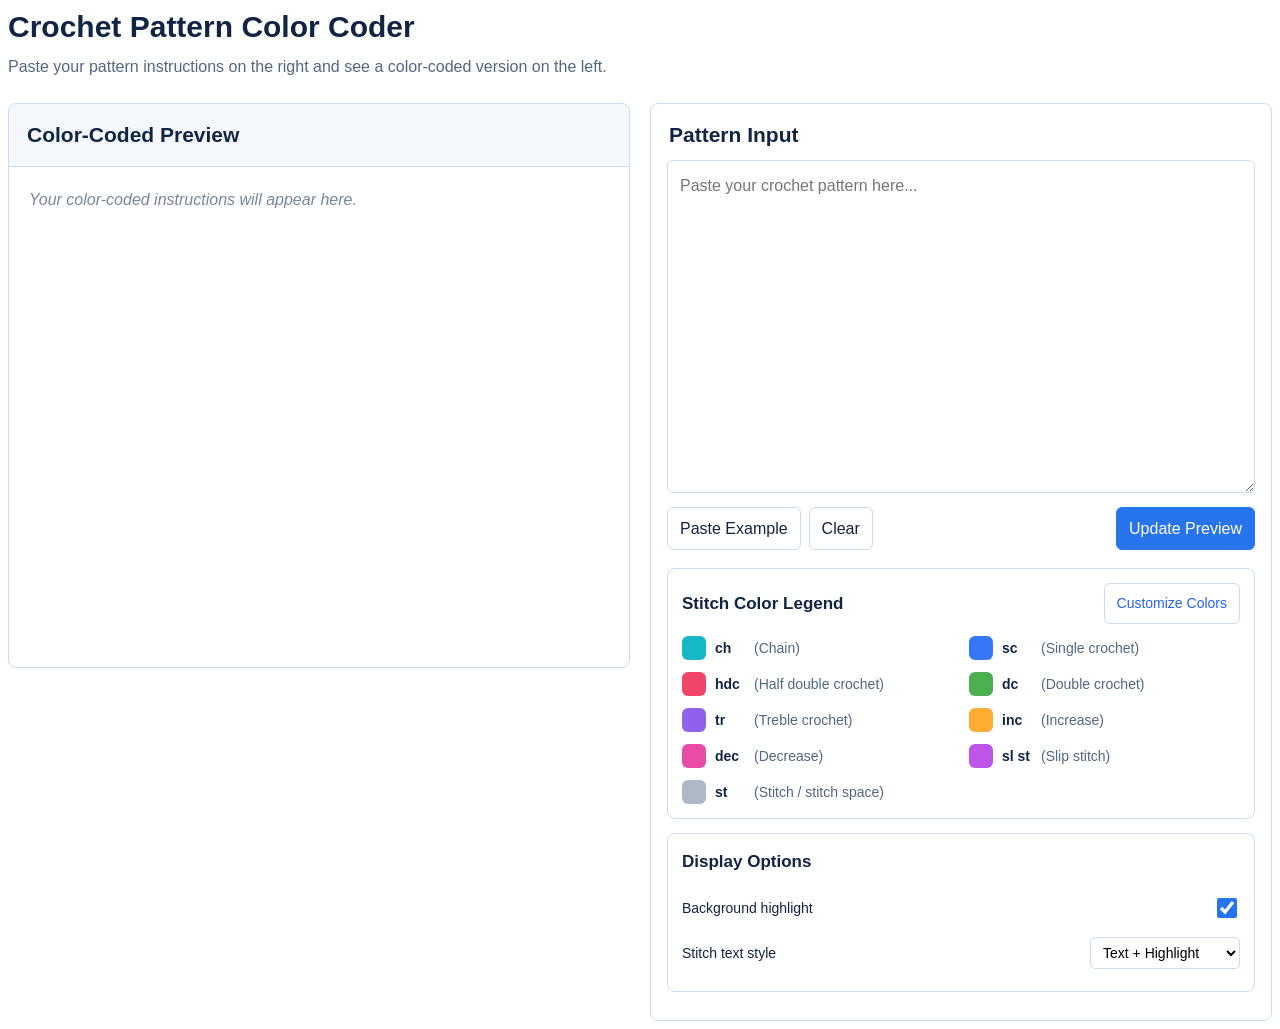
<file: index.html>
<!DOCTYPE html>
<html lang="en">
<head>
  <meta charset="UTF-8">
  <meta name="viewport" content="width=device-width, initial-scale=1.0">
  <title>Crochet Pattern Color Coder</title>
  <link rel="stylesheet" href="style.css">
  <script src="script.js" defer></script>
</head>
<body>

  <div id="crochetApp">
    <header class="crochet-header">
      <h1>Crochet Pattern Color Coder</h1>
      <p>Paste your pattern instructions on the right and see a color-coded version on the left.</p>
    </header>

    <main class="crochet-layout">

      <!-- Left: Color-coded pattern preview -->
      <section class="crochet-panel preview-panel">
        <h2>Color-Coded Preview</h2>
        <div id="crochetPreview" class="crochet-preview" aria-live="polite">
          <p class="preview-placeholder">
            Your color-coded instructions will appear here.
          </p>
        </div>
      </section>

      <!-- Right: Pattern input and controls -->
      <section class="crochet-panel crochet-controls">
        <h2>Pattern Input</h2>

        <label for="crochetInput" class="visually-hidden">
          Paste crochet pattern instructions
        </label>

        <textarea
          id="crochetInput"
          rows="12"
          placeholder="Paste your crochet pattern here..."
          spellcheck="false"
        ></textarea>

        <div class="crochet-actions">
          <button type="button" id="crochetExample">
            Paste Example
          </button>

          <button type="button" id="crochetClear">
            Clear
          </button>

          <button type="button" id="crochetUpdate" class="primary-button">
            Update Preview
          </button>
        </div>

        <!-- Stitch color legend -->
        <section class="crochet-subpanel">
          <div class="subpanel-heading">
            <h3>Stitch Color Legend</h3>

            <button type="button" id="crochetCustomize">
              Customize Colors
            </button>
          </div>

          <div id="crochetLegend" class="crochet-legend"></div>

          <div id="crochetColorSettings" hidden>
            <p>Choose a color for each stitch type.</p>
            <div id="crochetColorInputs" class="color-settings"></div>

            <button type="button" id="crochetResetColors">
              Reset Colors
            </button>
          </div>
        </section>

        <!-- Display options -->
        <section class="crochet-subpanel display-options">
          <h3>Display Options</h3>

          <label class="option-row">
            <span>Background highlight</span>
            <input type="checkbox" id="crochetHighlight" checked>
          </label>

          <label class="option-row">
            <span>Stitch text style</span>
            <select id="crochetTextStyle">
              <option value="both">Text + Highlight</option>
              <option value="text">Colored Text Only</option>
              <option value="highlight">Highlight Only</option>
            </select>
          </label>
        </section>
      </section>

    </main>
  </div>

</body>
</html>
</file>
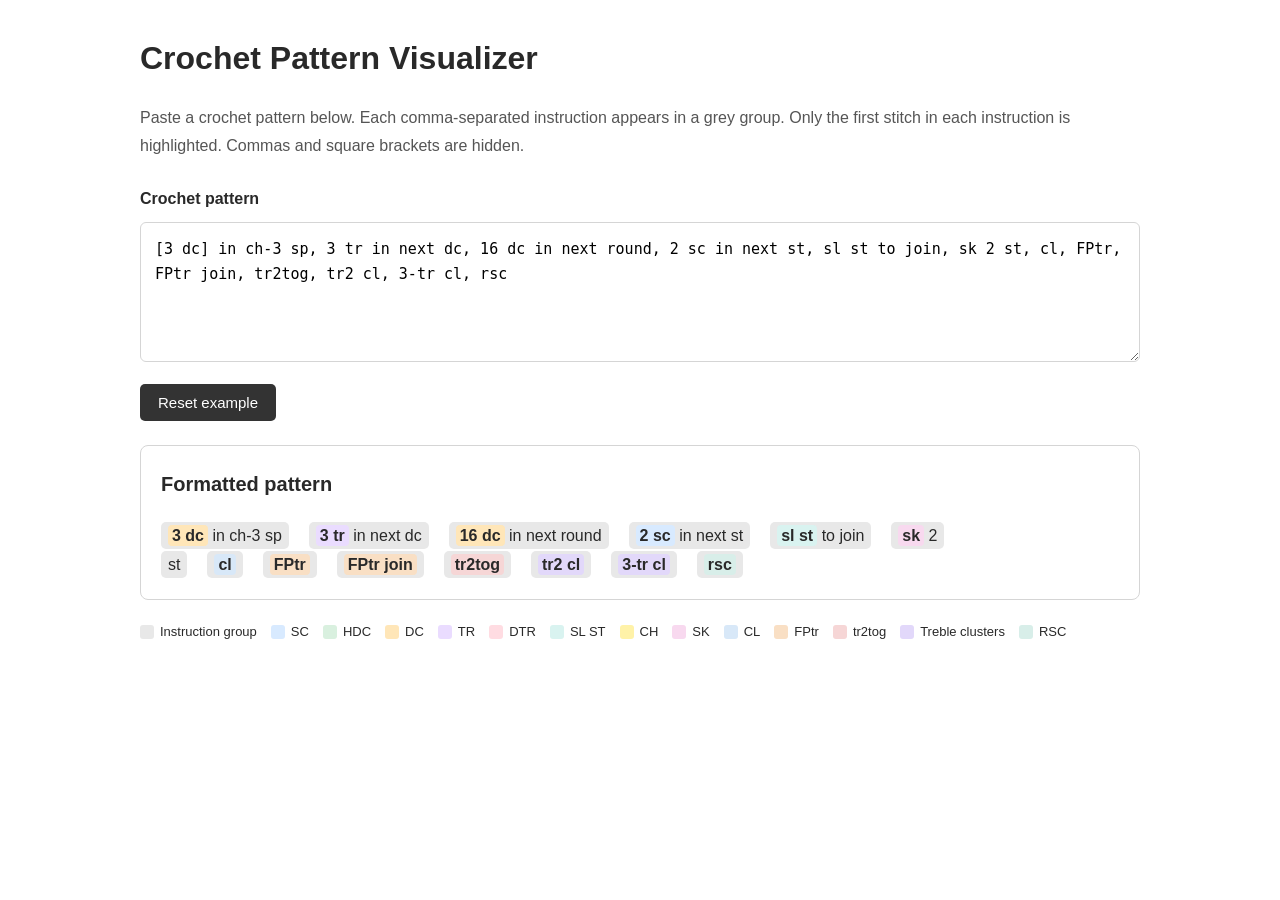
<file: visualizer.html>
<!DOCTYPE html>
<html lang="en">
<head>
<meta charset="UTF-8">
<meta name="viewport" content="width=device-width, initial-scale=1.0">
<title>Crochet Pattern Visualizer</title>

<style>
/* How it works: Grey instruction groups contain one colour-highlighted stitch. */
:root {
    --group-grey: #e8e8e8;
    --sc-color: #d8eaff;
    --hdc-color: #d9f0df;
    --dc-color: #ffe6b8;
    --tr-color: #eadcff;
    --dtr-color: #ffdce2;
    --sl-st-color: #d9f3f0;
    --ch-color: #fff2a8;
    --sk-color: #f8d9ef;
    --cl-color: #d8e8f8;
    --fptr-color: #f9dfc4;
    --tr2tog-color: #f6d6d6;
    --tr-cl-color: #e2d8fa;
    --rsc-color: #d8eee9;
    --border-color: #d5d5d5;
}

body {
    font-family: Arial, sans-serif;
    max-width: 1000px;
    margin: 30px auto;
    padding: 0 20px;
    color: #292929;
    line-height: 1.8;
}

h1 {
    margin-bottom: 8px;
}

.description {
    color: #555;
    margin-bottom: 24px;
}

label {
    display: block;
    font-weight: bold;
    margin-bottom: 8px;
}

textarea {
    box-sizing: border-box;
    width: 100%;
    min-height: 140px;
    padding: 14px;
    font-family: monospace;
    font-size: 15px;
    line-height: 1.7;
    border: 1px solid var(--border-color);
    border-radius: 6px;
    resize: vertical;
}

button {
    margin: 12px 0 24px;
    padding: 10px 18px;
    border: 0;
    border-radius: 5px;
    background: #333;
    color: white;
    font-size: 15px;
    cursor: pointer;
}

button:hover {
    background: #555;
}

.preview {
    border: 1px solid var(--border-color);
    border-radius: 8px;
    padding: 20px;
    background: #fff;
}

.preview h2 {
    font-size: 20px;
    margin: 0 0 20px;
}

/* Each instruction stays inline with 20px spacing. */
.instruction {
    display: inline;
    margin-right: 20px;
    padding: 5px 7px;
    border-radius: 5px;
    background: var(--group-grey);
    box-decoration-break: clone;
    -webkit-box-decoration-break: clone;
}

/* Only the first stitch in each instruction receives this styling. */
.stitch {
    display: inline;
    padding: 2px 4px;
    border-radius: 4px;
    font-weight: bold;
    box-decoration-break: clone;
    -webkit-box-decoration-break: clone;
}

.st-sc     { background: var(--sc-color); }
.st-hdc    { background: var(--hdc-color); }
.st-dc     { background: var(--dc-color); }
.st-tr     { background: var(--tr-color); }
.st-dtr    { background: var(--dtr-color); }
.st-sl     { background: var(--sl-st-color); }
.st-ch     { background: var(--ch-color); }
.st-sk     { background: var(--sk-color); }
.st-cl     { background: var(--cl-color); }
.st-fptr   { background: var(--fptr-color); }
.st-tr2tog { background: var(--tr2tog-color); }
.st-trcl   { background: var(--tr-cl-color); }
.st-rsc    { background: var(--rsc-color); }

/* Stitch colour legend. */
.stitch-legend {
    display: flex;
    flex-wrap: wrap;
    gap: 8px 14px;
    margin-top: 20px;
}

.legend-item {
    display: inline-flex;
    align-items: center;
    gap: 6px;
    font-size: 13px;
}

.legend-swatch {
    display: inline-block;
    width: 14px;
    height: 14px;
    border-radius: 3px;
}

.legend-group  { background: var(--group-grey); }
.legend-sc     { background: var(--sc-color); }
.legend-hdc    { background: var(--hdc-color); }
.legend-dc     { background: var(--dc-color); }
.legend-tr     { background: var(--tr-color); }
.legend-dtr    { background: var(--dtr-color); }
.legend-sl     { background: var(--sl-st-color); }
.legend-ch     { background: var(--ch-color); }
.legend-sk     { background: var(--sk-color); }
.legend-cl     { background: var(--cl-color); }
.legend-fptr   { background: var(--fptr-color); }
.legend-tr2tog { background: var(--tr2tog-color); }
.legend-trcl   { background: var(--tr-cl-color); }
.legend-rsc    { background: var(--rsc-color); }

@media (max-width: 600px) {
    body {
        margin: 15px auto;
        padding: 0 12px;
    }

    .preview {
        padding: 12px;
    }
}
</style>
</head>

<body>

<h1>Crochet Pattern Visualizer</h1>

<p class="description">
    Paste a crochet pattern below. Each comma-separated instruction
    appears in a grey group. Only the first stitch in each instruction
    is highlighted. Commas and square brackets are hidden.
</p>

<label for="patternInput">Crochet pattern</label>

<textarea id="patternInput" spellcheck="false">[3 dc] in ch-3 sp, 3 tr in next dc, 16 dc in next round, 2 sc in next st, sl st to join, sk 2 st, cl, FPtr, FPtr join, tr2tog, tr2 cl, 3-tr cl, rsc</textarea>

<button type="button" id="resetPattern">Reset example</button>

<section class="preview" aria-live="polite">
    <h2>Formatted pattern</h2>
    <div id="patternOutput"></div>
</section>

<div class="stitch-legend" aria-label="Stitch colour legend">
    <span class="legend-item">
        <span class="legend-swatch legend-group"></span>
        Instruction group
    </span>
    <span class="legend-item">
        <span class="legend-swatch legend-sc"></span>SC
    </span>
    <span class="legend-item">
        <span class="legend-swatch legend-hdc"></span>HDC
    </span>
    <span class="legend-item">
        <span class="legend-swatch legend-dc"></span>DC
    </span>
    <span class="legend-item">
        <span class="legend-swatch legend-tr"></span>TR
    </span>
    <span class="legend-item">
        <span class="legend-swatch legend-dtr"></span>DTR
    </span>
    <span class="legend-item">
        <span class="legend-swatch legend-sl"></span>SL ST
    </span>
    <span class="legend-item">
        <span class="legend-swatch legend-ch"></span>CH
    </span>
    <span class="legend-item">
        <span class="legend-swatch legend-sk"></span>SK
    </span>
    <span class="legend-item">
        <span class="legend-swatch legend-cl"></span>CL
    </span>
    <span class="legend-item">
        <span class="legend-swatch legend-fptr"></span>FPtr
    </span>
    <span class="legend-item">
        <span class="legend-swatch legend-tr2tog"></span>tr2tog
    </span>
    <span class="legend-item">
        <span class="legend-swatch legend-trcl"></span>Treble clusters
    </span>
    <span class="legend-item">
        <span class="legend-swatch legend-rsc"></span>RSC
    </span>
</div>

<script>
/*
Purpose: Format crochet patterns into inline, colour-coded instructions.

How it works:
1. Split instructions at commas outside square brackets.
2. Hide commas and square brackets in the preview.
3. Apply a grey background to each complete instruction.
4. Highlight only the first recognized stitch in each instruction.
5. Preserve the stitch count and abbreviation in the highlight.
*/

const patternInput = document.getElementById("patternInput");
const patternOutput = document.getElementById("patternOutput");
const resetButton = document.getElementById("resetPattern");

const examplePattern =
    "[3 dc] in ch-3 sp, 3 tr in next dc, 16 dc in next round, 2 sc in next st, sl st to join, sk 2 st, cl, FPtr, FPtr join, tr2tog, tr2 cl, 3-tr cl, rsc";

/* Match longer and more specific stitch names before shorter ones. */
const stitchTypes = [
    {
        name: "3-tr cl",
        pattern: "3\\s*-\\s*tr\\s+cl",
        className: "st-trcl"
    },
    {
        name: "tr2 cl",
        pattern: "tr2\\s+cl",
        className: "st-trcl"
    },
    {
        name: "FPtr join",
        pattern: "fptr\\s+join",
        className: "st-fptr"
    },
    {
        name: "tr2tog",
        pattern: "tr2tog",
        className: "st-tr2tog"
    },
    {
        name: "FPtr",
        pattern: "fptr",
        className: "st-fptr"
    },
    {
        name: "sl st",
        pattern: "sl\\s*st",
        className: "st-sl"
    },
    {
        name: "hdc",
        pattern: "hdc",
        className: "st-hdc"
    },
    {
        name: "dtr",
        pattern: "dtr",
        className: "st-dtr"
    },
    {
        name: "rsc",
        pattern: "rsc",
        className: "st-rsc"
    },
    {
        name: "sk",
        pattern: "sk",
        className: "st-sk"
    },
    {
        name: "cl",
        pattern: "cl",
        className: "st-cl"
    },
    {
        name: "tr",
        pattern: "tr",
        className: "st-tr"
    },
    {
        name: "dc",
        pattern: "dc",
        className: "st-dc"
    },
    {
        name: "sc",
        pattern: "sc",
        className: "st-sc"
    },
    {
        name: "ch",
        pattern: "ch",
        className: "st-ch"
    }
];

/* Split instructions at commas outside square-bracket groups. */
function splitInstructions(text) {
    const instructions = [];
    let current = "";
    let bracketDepth = 0;

    for (const character of text) {
        if (character === "[") {
            bracketDepth++;
            current += character;
        } else if (character === "]") {
            bracketDepth = Math.max(0, bracketDepth - 1);
            current += character;
        } else if (character === "," && bracketDepth === 0) {
            if (current.trim()) {
                instructions.push(current.trim());
            }

            current = "";
        } else {
            current += character;
        }
    }

    if (current.trim()) {
        instructions.push(current.trim());
    }

    return instructions;
}

/*
Recognize a stitch abbreviation, optionally preceded by a count.
Examples: "3 dc", "dc", "sl st", "FPtr join", "tr2tog".
*/
function getStitchRegex() {
    const alternatives = stitchTypes
        .map(stitch => stitch.pattern)
        .join("|");

    return new RegExp(
        "(?<![A-Za-z0-9])" +
        "(?:(\\d+)\\s+)?" +
        "(" + alternatives + ")" +
        "(?![A-Za-z])",
        "gi"
    );
}

/* Return the CSS class associated with a recognized stitch. */
function getStitchClass(abbreviation) {
    const normalized = abbreviation
        .toLowerCase()
        .replace(/\s+/g, " ")
        .replace(/\s*-\s*/g, "-");

    const stitch = stitchTypes.find(item => {
        const regex = new RegExp(
            "^" + item.pattern + "$",
            "i"
        );

        return regex.test(normalized);
    });

    return stitch ? stitch.className : "";
}

/*
Render a text segment and highlight its first stitch if one has
not already been highlighted in the current instruction.

Returns true if a stitch has been highlighted in this segment
or in a previous segment of the same instruction.
*/
function renderHighlightedText(container, text, alreadyHighlighted) {
    if (alreadyHighlighted || !text) {
        container.appendChild(document.createTextNode(text));
        return alreadyHighlighted;
    }

    const regex = getStitchRegex();
    const match = regex.exec(text);

    /* No stitch found, so leave the text unchanged. */
    if (!match) {
        container.appendChild(document.createTextNode(text));
        return false;
    }

    /* Add all text before the first stitch without highlighting it. */
    if (match.index > 0) {
        container.appendChild(
            document.createTextNode(text.slice(0, match.index))
        );
    }

    /* Highlight the first stitch and its count, if present. */
    const stitch = document.createElement("span");
    stitch.className = "stitch " + getStitchClass(match[2]);
    stitch.textContent = match[0];

    container.appendChild(stitch);

    /* Leave every following stitch in this segment unhighlighted. */
    if (regex.lastIndex < text.length) {
        container.appendChild(
            document.createTextNode(text.slice(regex.lastIndex))
        );
    }

    return true;
}

/*
Hide square brackets and preserve their contents.
The first-stitch tracking is shared across the whole instruction,
including text inside and outside brackets.
*/
function renderInstruction(container, instruction) {
    let position = 0;
    let firstStitchHighlighted = false;

    while (position < instruction.length) {
        const openIndex = instruction.indexOf("[", position);

        /* No more bracket groups remain. */
        if (openIndex === -1) {
            firstStitchHighlighted = renderHighlightedText(
                container,
                instruction.slice(position),
                firstStitchHighlighted
            );
            break;
        }

        /* Render text before the next opening bracket. */
        firstStitchHighlighted = renderHighlightedText(
            container,
            instruction.slice(position, openIndex),
            firstStitchHighlighted
        );

        /* Find the matching closing bracket, supporting nesting. */
        let depth = 1;
        let closeIndex = openIndex + 1;

        while (
            closeIndex < instruction.length &&
            depth > 0
        ) {
            if (instruction[closeIndex] === "[") {
                depth++;
            }

            if (instruction[closeIndex] === "]") {
                depth--;
            }

            closeIndex++;
        }

        const hasClosingBracket = depth === 0;

        const groupEnd = hasClosingBracket
            ? closeIndex - 1
            : instruction.length;

        /* Render bracket contents without showing the brackets. */
        firstStitchHighlighted = renderHighlightedText(
            container,
            instruction.slice(openIndex + 1, groupEnd),
            firstStitchHighlighted
        );

        position = hasClosingBracket
            ? closeIndex
            : instruction.length;
    }
}

/* Render each instruction inline without displaying commas. */
function updatePreview() {
    patternOutput.replaceChildren();

    const instructions = splitInstructions(patternInput.value);

    instructions.forEach(instruction => {
        const group = document.createElement("span");
        group.className = "instruction";

        renderInstruction(group, instruction);

        patternOutput.appendChild(group);
    });
}

/* Refresh the preview whenever the pattern changes. */
patternInput.addEventListener("input", updatePreview);

/* Restore the original example. */
resetButton.addEventListener("click", () => {
    patternInput.value = examplePattern;
    updatePreview();
});

/* Render the initial pattern. */
updatePreview();
</script>

</body>
</html>
</file>
<file: style.css>
/* Purpose: Style the crochet pattern visualizer. */

/* General layout */

#crochetApp {
  --crochet-border: #cbdcf0;
  --crochet-heading: #122444;
  --crochet-muted: #526783;
  --crochet-surface: #ffffff;
  --crochet-accent: #2874ee;

  color: var(--crochet-heading);
  font-family: Arial, Helvetica, sans-serif;
  font-size: 16px;
  line-height: 1.6;
  max-width: 1600px;
  margin: 0 auto;
}

#crochetApp *,
#crochetApp *::before,
#crochetApp *::after {
  box-sizing: border-box;
}

#crochetApp .crochet-header {
  margin-bottom: 24px;
}

#crochetApp .crochet-header h1 {
  font-size: 30px;
  line-height: 1.25;
  margin: 0 0 8px;
  color: var(--crochet-heading);
}

#crochetApp .crochet-header p {
  margin: 0;
  color: var(--crochet-muted);
}

#crochetApp .crochet-layout {
  display: grid;
  grid-template-columns: minmax(0, 1fr) minmax(0, 1fr);
  gap: 20px;
  align-items: start;
}

#crochetApp .crochet-panel,
#crochetApp .crochet-subpanel {
  min-width: 0;
  background: var(--crochet-surface);
  border: 1px solid var(--crochet-border);
  border-radius: 8px;
  overflow: hidden;
}

#crochetApp .crochet-panel > h2 {
  font-size: 21px;
  margin: 0;
  padding: 14px 18px;
  border-bottom: 1px solid var(--crochet-border);
  background: #f4f8fd;
}

#crochetApp .crochet-controls {
  padding-bottom: 14px;
}

#crochetApp .crochet-controls > h2 {
  background: transparent;
  border-bottom: 0;
  padding-bottom: 8px;
}

/* Preview */

#crochetApp .crochet-preview {
  padding: 20px;
  min-height: 500px;
  overflow-wrap: anywhere;
}

#crochetApp .preview-placeholder {
  color: #78869a;
  font-style: italic;
  margin: 0;
}

#crochetApp .crochet-line {
  margin-bottom: 12px;
  white-space: pre-wrap;
  overflow-wrap: anywhere;
}

#crochetApp .crochet-instruction {
  padding: 5px 0;
  line-height: 1.8;
  overflow-wrap: anywhere;
  white-space: pre-wrap;
}

/* Round grouping */

#crochetApp .crochet-round {
  border: 1px solid #d8e3f0;
  border-radius: 8px;
  margin-bottom: 20px;
  overflow: hidden;
}

#crochetApp .crochet-round-heading {
  background: #eef4fc;
  color: #17365e;
  font-size: 18px;
  font-weight: 700;
  padding: 10px 14px;
  border-bottom: 1px solid #d8e3f0;
  text-transform: capitalize;
}

#crochetApp .crochet-round-body {
  padding: 12px 14px;
}

#crochetApp .crochet-round-body >
.crochet-instruction + .crochet-instruction {
  border-top: 1px solid #edf1f6;
}

/* Repeat grouping */

#crochetApp .crochet-repeat {
  border-left: 4px solid #9061ed;
  background: #f6f1ff;
  border-radius: 5px;
  margin: 8px 0;
  padding: 8px 12px;
  overflow-wrap: anywhere;
}

#crochetApp .crochet-repeat-label {
  color: #7040c0;
  font-size: 12px;
  font-weight: 700;
  text-transform: uppercase;
  letter-spacing: 0.04em;
  margin-bottom: 4px;
}

#crochetApp .crochet-repeat .crochet-instruction {
  padding: 3px 0;
}

#crochetApp .crochet-repeat .crochet-instruction + .crochet-instruction {
  border-top: 1px solid #e7dcfa;
}

/* Stitch highlighting */

#crochetApp .stitch {
  border-radius: 6px;
  padding: 2px 6px;
  font-weight: 700;
  -webkit-box-decoration-break: clone;
  box-decoration-break: clone;
}

#crochetApp .stitch.text-only {
  background: transparent !important;
}

#crochetApp .stitch.highlight-only {
  color: #152238 !important;
}

/* Pattern input */

#crochetApp textarea {
  display: block;
  width: calc(100% - 32px);
  margin: 0 16px;
  padding: 12px;
  border: 1px solid var(--crochet-border);
  border-radius: 6px;
  font: inherit;
  line-height: 1.6;
  resize: vertical;
  color: var(--crochet-heading);
  background: white;
}

#crochetApp button,
#crochetApp select {
  font: inherit;
}

#crochetApp button {
  padding: 8px 12px;
  border: 1px solid var(--crochet-border);
  border-radius: 6px;
  background: white;
  color: var(--crochet-heading);
  cursor: pointer;
}

#crochetApp button:hover {
  background: #eef5ff;
}

#crochetApp button:focus-visible,
#crochetApp select:focus-visible,
#crochetApp input:focus-visible,
#crochetApp textarea:focus-visible {
  outline: 2px solid #2563eb;
  outline-offset: 2px;
}

#crochetApp .crochet-actions {
  display: flex;
  flex-wrap: wrap;
  gap: 8px;
  padding: 14px 16px 18px;
}

#crochetApp .crochet-actions .primary-button {
  margin-left: auto;
  color: white;
  background: var(--crochet-accent);
  border-color: var(--crochet-accent);
}

#crochetApp .crochet-actions .primary-button:hover {
  background: #165bc7;
}

/* Legend and settings */

#crochetApp .crochet-subpanel {
  margin: 0 16px 14px;
  width: calc(100% - 32px);
  padding: 14px;
}

#crochetApp .subpanel-heading {
  display: flex;
  flex-wrap: wrap;
  align-items: center;
  justify-content: space-between;
  gap: 8px;
  margin-bottom: 12px;
}

#crochetApp .crochet-subpanel h3 {
  margin: 0;
  font-size: 17px;
}

#crochetApp .subpanel-heading button {
  font-size: 14px;
  color: #2563eb;
}

#crochetApp .crochet-legend {
  display: grid;
  grid-template-columns: repeat(2, minmax(0, 1fr));
  gap: 12px 16px;
}

#crochetApp .legend-item {
  display: flex;
  align-items: center;
  gap: 9px;
  min-width: 0;
  font-size: 14px;
}

#crochetApp .legend-swatch {
  width: 24px;
  height: 24px;
  flex: 0 0 24px;
  border-radius: 6px;
}

#crochetApp .legend-abbreviation {
  font-weight: bold;
  min-width: 30px;
}

#crochetApp .legend-description {
  color: var(--crochet-muted);
}

#crochetApp .color-settings {
  display: grid;
  grid-template-columns: repeat(2, minmax(0, 1fr));
  gap: 10px;
}

#crochetApp .color-setting {
  display: flex;
  align-items: center;
  justify-content: space-between;
  gap: 8px;
  font-size: 14px;
}

#crochetApp .color-setting input[type="color"] {
  width: 38px;
  height: 30px;
  padding: 2px;
  cursor: pointer;
}

#crochetApp #crochetColorSettings p {
  color: var(--crochet-muted);
  font-size: 14px;
}

#crochetApp #crochetResetColors {
  margin-top: 12px;
}

#crochetApp .display-options h3 {
  margin-bottom: 12px;
}

#crochetApp .option-row {
  display: flex;
  flex-wrap: wrap;
  align-items: center;
  justify-content: space-between;
  gap: 12px;
  padding: 8px 0;
  font-size: 14px;
}

#crochetApp .option-row input[type="checkbox"] {
  width: 20px;
  height: 20px;
  accent-color: var(--crochet-accent);
}

#crochetApp .option-row select {
  max-width: 100%;
  padding: 6px 8px;
  border: 1px solid var(--crochet-border);
  border-radius: 5px;
  background: white;
}

#crochetApp [hidden] {
  display: none !important;
}

#crochetApp .visually-hidden {
  position: absolute;
  width: 1px;
  height: 1px;
  padding: 0;
  margin: -1px;
  overflow: hidden;
  clip: rect(0, 0, 0, 0);
  white-space: nowrap;
  border: 0;
}

/* Responsive layout */

@media (max-width: 900px) {
  #crochetApp .crochet-layout {
    grid-template-columns: minmax(0, 1fr);
  }

  #crochetApp .crochet-preview {
    min-height: 200px;
  }
}

@media (max-width: 480px) {
  #crochetApp .crochet-header h1 {
    font-size: 24px;
  }

  #crochetApp .crochet-legend,
  #crochetApp .color-settings {
    grid-template-columns: minmax(0, 1fr);
  }

  #crochetApp .crochet-actions .primary-button {
    margin-left: 0;
  }
}
</file>
